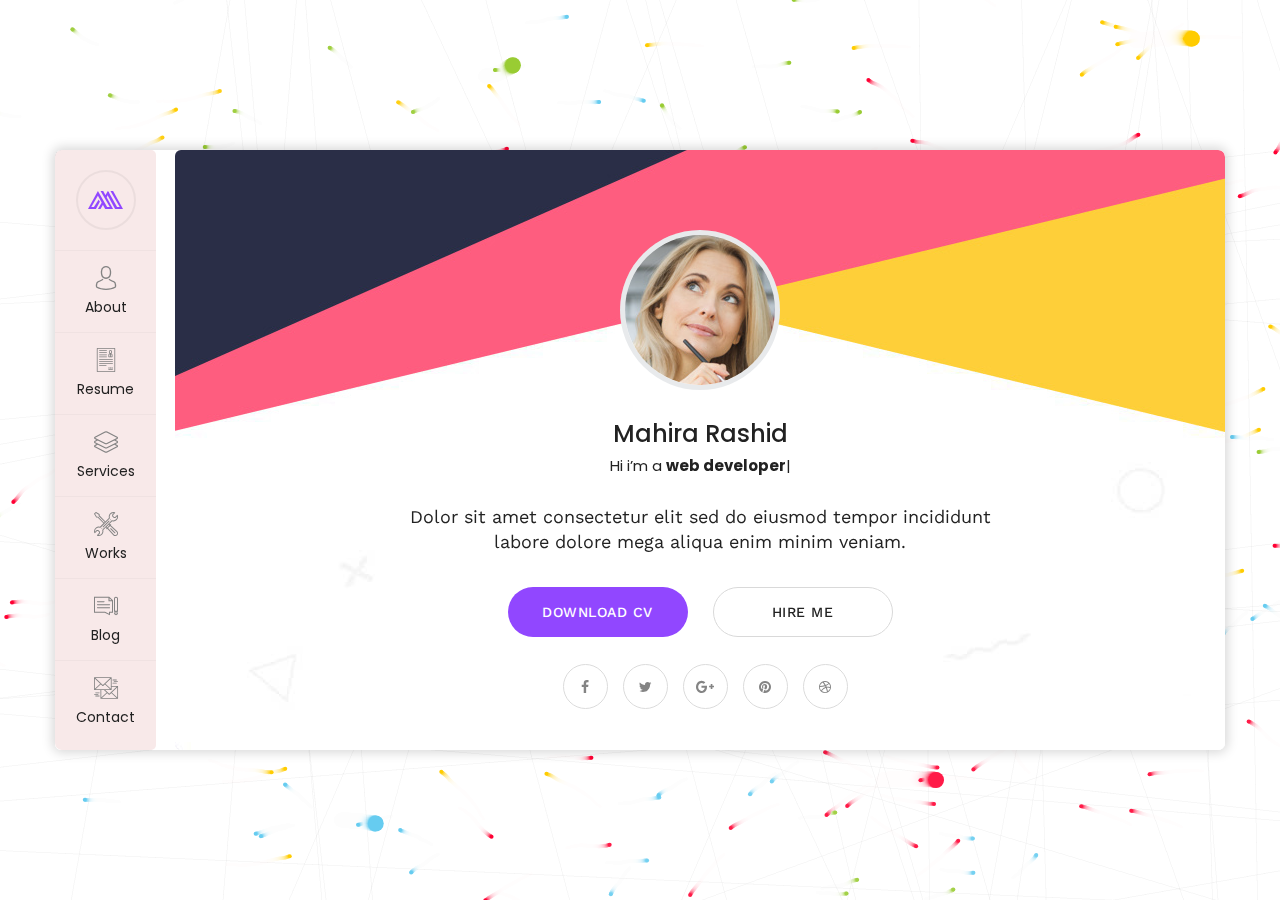
<file: index.html>
﻿<!DOCTYPE html>
<html lang="en">
<head>
<meta charset="utf-8">
<title>Mahira | VCard | CV HTML Template</title>
<!-- Stylesheets -->
<link href="css/bootstrap.css" rel="stylesheet">
<link href="css/style.css" rel="stylesheet">
<link href="css/responsive.css" rel="stylesheet">

<!--Favicon-->
<link rel="shortcut icon" href="images/favicon.png" type="image/x-icon">
<link rel="icon" href="images/favicon.png" type="image/x-icon">
<!-- Responsive -->
<meta http-equiv="X-UA-Compatible" content="IE=edge">
<meta name="viewport" content="width=device-width, initial-scale=1.0, maximum-scale=1.0, user-scalable=0">
<!--[if lt IE 9]><script src="js/html5shiv.js"></script><![endif]-->
<!--[if lt IE 9]><script src="js/respond.js"></script><![endif]-->
</head>

<body>

<div class="page-wrapper default-version">
 	
    <!-- Preloader -->
    <div class="preloader"></div>

    <div class="page-background">
        <div class="image-1"><img src="images/icons/shape/icon-1.png" alt=""></div>
        <div class="image-7"><img src="images/icons/shape/icon-7.png" alt=""></div>
        <canvas id="canvas"></canvas>
    </div>
    
    <!-- Mobile menu -->
    <div class="mobile-menu">
        <div class="container">
            <!--Nav Outer-->
            <div class="nav-outer clearfix">
                <div class="logo"><a href="index.html"><img src="images/logo.png" alt=""></a></div>
                <!-- Main Menu -->
                <nav class="main-menu">
                    <div class="navbar-header">
                        <!-- Toggle Button -->      
                        <button type="button" class="navbar-toggle" data-toggle="collapse" data-target=".navbar-collapse">
                            <span class="icon-bar"></span>
                            <span class="icon-bar"></span>
                            <span class="icon-bar"></span>
                        </button>
                    </div>
                    
                    <div class="navbar-collapse collapse scroll-nav clearfix">
                        <ul class="navigation clearfix">
                            
                            <li class="current"><a href="#home">Home</a></li>
                            <li><a href="#about">About</a></li>
                            <li><a href="#resume">Resume</a></li>
                            <li><a href="#services">Services</a></li>
                            <li><a href="#work">Works</a></li>
                            <li><a href="#blog">Blog</a></li>
                            <li><a href="#contact">Contact</a></li>

                         </ul>
                    </div>
                </nav>
                <!-- Main Menu End-->                        
            </div>
            <!--Nav Outer End-->            
        </div>
    </div>
 	
    <div class="card-outer">
        <div class="scroll-box">
            <div class="container" data-animation-in="fadeInLeft" data-animation-out="fadeOutLeft">
                <div class="card-wrapper">
                    <div class="author-info" style="background-image:url(images/background/3.jpg)">
                        <div class="image"><img src="images/resource/user.png" alt=""></div>
                        <div class="author">
                            <h3>Mahira Rashid</h3>
                            <div class="designation">
                                Hi i’m
                                <div class="typing-title">
                                    <p>a <strong>web developer.</strong></p>
                                    <p>a <strong>web Designer.</strong></p>
                                    <p>a <strong>photographer.</strong></p>
                                </div>
                                <span class="typed-title"></span>
                            </div>
                        </div>
                        <div class="link-btn">
                            <a href="http://www.17sucai.com/" class="theme-btn btn-style-one">Download CV</a>
                        </div>
                        <ul class="social-icon-two">
                            <li><a href="#"><span class="fa fa-facebook"></span></a></li>
                            <li><a href="#"><span class="fa fa-twitter"></span></a></li>
                            <li><a href="#"><span class="fa fa-google-plus"></span></a></li>
                            <li><a href="#"><span class="fa fa-pinterest"></span></a></li>
                        </ul>
                    </div>
                    <div class="card-inner-box">
                        <header class="header wow fadeInLeft" data-wow-duration="1.5s">
                            <ul class="main-menu">
                                <li class="active home"><a class="logo" href="#home"><img src="images/logo.png" alt=""></a></li>
                                <li><a href="#about"><i class="flaticon-social"></i>About</a></li>
                                <li><a href="#resume"><i class="flaticon-curriculum"></i>Resume</a></li>
                                <li><a href="#services"><i class="flaticon-layers-1"></i>Services</a></li>
                                <li><a href="#work"><i class="flaticon-tools"></i>Works</a></li>
                                <li><a href="#blog"><i class="flaticon-blog"></i>Blog</a></li>
                                <li><a href="#contact"><i class="flaticon-send-mail"></i>Contact</a></li>
                            </ul>
                        </header>

                        <!-- card item -->
                        <div class="card-home card-item active" id="home" style="background-image:url(images/background/1.jpg)">

                            <div class="card-inner wow fadeInUp" data-wow-duration="2s">
                                <div class="image"><img src="images/resource/user.png" alt=""></div>
                                <div class="author">
                                    <h3>Mahira Rashid</h3>
                                    <div class="designation">
                                        Hi i’m
                                        <div class="typing-title">
                                            <p>a <strong>web developer.</strong></p>
                                            <p>a <strong>web Designer.</strong></p>
                                            <p>a <strong>photographer.</strong></p>
                                        </div>
                                        <span class="typed-title"></span>
                                    </div>
                                </div>
                                <div class="text">Dolor sit amet consectetur elit sed do eiusmod tempor incididunt labore dolore mega aliqua enim minim veniam.</div>
                                <div class="link-btn">
                                    <a href="#" class="theme-btn btn-style-one">Download CV</a>
                                    <a href="#" class="theme-btn btn-style-two">Hire Me</a>
                                </div>
                                <ul class="social-icon-two">
                                    <li><a href="#"><span class="fa fa-facebook"></span></a></li>
                                    <li><a href="#"><span class="fa fa-twitter"></span></a></li>
                                    <li><a href="#"><span class="fa fa-google-plus"></span></a></li>
                                    <li><a href="#"><span class="fa fa-pinterest"></span></a></li>
                                    <li><a href="#"><span class="fa fa-dribbble"></span></a></li>
                                </ul>
                            </div>
                            
                        </div>
                        <!-- end item -->

                        <!-- card item -->
                        <div class="card-about card-item" id="about" style="background-image:url(images/background/2.jpg)">
                            <div class="card-inner">
                                <h4 class="title">About Me</h4>
                                <div class="text">Dolor sit amet consectetur elit sed do eiusmod tempor incididunt labore dolore mega aliqua enim ad minim veniam quis nostrud exercitation ullamco laboris nisi ut aliquip commodo reprehenderit.</div>
                                <div class="info-list">
                                    <div class="row">
                                        <div class="col-md-6">
                                            <ul class="list-style-one">
                                                <li><strong>Name:</strong>  Mahira Rashid</li>
                                                <li><strong>Phone:</strong>  254 - 2563 - 2154</li>
                                                <li><strong>Address:</strong>  San francisco, USA</li>
                                            </ul>
                                        </div>
                                        <div class="col-md-6">
                                            <ul class="list-style-one">
                                                <li><strong>Email:</strong>  mahirarashid@gmail.com</li>
                                                <li><strong>Freelance:</strong>  Available</li>
                                            </ul>
                                        </div>
                                    </div>
                                </div>                                    
                                <h4 class="title">Skills</h4>
                                <div class="row">
                                    <!-- About Block -->
                                    <div class="skill-block col-md-3 col-sm-4 col-xs-6">
                                        <div class="inner-box">
                                            <div class="graph-outer">
                                                <input type="text" class="dial" data-fgColor="#9147ff" data-bgColor="#f5f5f5" data-width="90" data-height="90" data-linecap="normal"  value="75">
                                                <div class="inner-text count-box"><span class="count-text" data-stop="75" data-speed="2000"></span>%</div>
                                            </div>
                                            <h3>Design</h3>
                                        </div>
                                    </div>

                                    <!-- About Block -->
                                    <div class="skill-block col-md-3 col-sm-4 col-xs-6">
                                        <div class="inner-box">
                                            <div class="graph-outer">
                                                <input type="text" class="dial" data-fgColor="#ff5e7e" data-bgColor="#f5f5f5" data-width="90" data-height="90" data-linecap="normal"  value="75">
                                                <div class="inner-text count-box"><span class="count-text" data-stop="75" data-speed="2000"></span>%</div>
                                            </div>
                                            <h3>HTML</h3>
                                        </div>
                                    </div>

                                    <!-- About Block -->
                                    <div class="skill-block col-md-3 col-sm-4 col-xs-6">
                                        <div class="inner-box">
                                            <div class="graph-outer">
                                                <input type="text" class="dial" data-fgColor="#ffc713" data-bgColor="#f5f5f5" data-width="90" data-height="90" data-linecap="normal"  value="75">
                                                <div class="inner-text count-box"><span class="count-text" data-stop="75" data-speed="2000"></span>%</div>
                                            </div>
                                            <h3>WordPress </h3>
                                        </div>
                                    </div>

                                    <!-- About Block -->
                                    <div class="skill-block col-md-3 col-sm-4 col-xs-6">
                                        <div class="inner-box">
                                            <div class="graph-outer">
                                                <input type="text" class="dial" data-fgColor="#51dbc3" data-bgColor="#f5f5f5" data-width="90" data-height="90" data-linecap="normal"  value="75">
                                                <div class="inner-text count-box"><span class="count-text" data-stop="75" data-speed="2000"></span>%</div>
                                            </div>
                                            <h3>PHP </h3>
                                        </div>
                                    </div>
                                </div>
                                        
                            </div>
                        </div>
                        <!-- end item -->

                        <!-- card item -->
                        <div class="card-resume card-item" id="resume" style="background-image:url(images/background/2.jpg)">
                            <div class="card-inner">
                                <h4 class="title">Resume</h4>
                                <div class="row clearfix">
                                    <!--Column-->
                                    <div class="timeline-column col-md-6 col-sm-12 col-xs-12">
                                        <div class="inner">
                                            <div class="col-header"><div class="icon-box"><div class="icon-inner"><div class="icon"><span class="flaticon-book"></span></div></div></div> <h2>Employment</h2></div>
                                            
                                            <!--Timeline Block-->
                                            <div class="timeline-block">
                                                <div class="inner-box">
                                                    <h4>Web Design</h4>
                                                    <div class="date"><span>1998-2000</span> / University of stuties</div>
                                                    <div class="text">Exceptur sint occaecat cupidatat non proident sunt culpa. </div>
                                                </div>
                                            </div>

                                            <!--Timeline Block-->
                                            <div class="timeline-block">
                                                <div class="inner-box">
                                                    <h4>Web Development</h4>
                                                    <div class="date"><span>1998-2000</span> / University of stuties</div>
                                                    <div class="text">Exceptur sint occaecat cupidatat non proident sunt culpa. </div>
                                                </div>
                                            </div>

                                            <!--Timeline Block-->
                                            <div class="timeline-block">
                                                <div class="inner-box">
                                                    <h4>Specialization Course</h4>
                                                    <div class="date"><span>1998-2000</span> / University of stuties</div>
                                                    <div class="text">Exceptur sint occaecat cupidatat non proident sunt culpa. </div>
                                                </div>
                                            </div>
                                            
                                        </div>
                                    </div>
                                    
                                    <!--Column-->
                                    <div class="timeline-column col-md-6 col-sm-12 col-xs-12">
                                        <div class="inner">
                                            <div class="col-header"><div class="icon-box"><div class="icon-inner"><div class="icon"><span class="flaticon-case"></span></div></div></div> <h2>Experience</h2></div>
                                            
                                            <!--Timeline Block-->
                                            <div class="timeline-block">
                                                <div class="inner-box">
                                                    <h4>Lead UI/UX Designer</h4>
                                                    <div class="date"><span>2015-Present</span>  / Google inc.</div>
                                                    <div class="text">Exceptur sint occaecat cupidatat non proident sunt culpa. </div>
                                                </div>
                                            </div>

                                            <div class="timeline-block">
                                                <div class="inner-box">
                                                    <h4>Senior UI/UX Designer</h4>
                                                    <div class="date"><span>2012-2014 </span> / Facebook inc.</div>
                                                    <div class="text">Exceptur sint occaecat cupidatat non proident sunt culpa. </div>
                                                </div>
                                            </div>

                                            <div class="timeline-block">
                                                <div class="inner-box">
                                                    <h4>Junior UI/UX Designer</h4>
                                                    <div class="date"><span>2006-2011 </span>  / airbnb inc.</div>
                                                    <div class="text">Exceptur sint occaecat cupidatat non proident sunt culpa. </div>
                                                </div>
                                            </div>

                                        </div>
                                    </div>
                                    
                                </div>
                            </div>
                        </div>
                        <!-- end item -->
                        <!-- card item -->
                        <div class="card-services card-item" id="services" style="background-image:url(images/background/2.jpg)">
                            <div class="card-inner">
                                <h4 class="title">Services</h4>
                                <div class="row">
                                    <div class="services-block col-md-6">
                                        <div class="inner-box">
                                            <div class="icon-box"><span class="icon flaticon-pen-tool"></span></div>
                                            <h4><a href="blog-single.html">UI/UX Design</a></h4>
                                            <div class="text">Lorem ipsum dolor amet constur adipisicing elit </div>
                                        </div> 
                                    </div>
                                    <div class="services-block col-md-6">
                                        <div class="inner-box">
                                            <div class="icon-box"><span class="icon flaticon-folder"></span></div>
                                            <h4><a href="blog-single.html">Web Design</a></h4>
                                            <div class="text">Lorem ipsum dolor amet constur adipisicing elit </div>
                                        </div> 
                                    </div>
                                    <div class="services-block col-md-6">
                                        <div class="inner-box">
                                            <div class="icon-box"><span class="icon flaticon-computer"></span></div>
                                            <h4><a href="blog-single.html">Branding</a></h4>
                                            <div class="text">Lorem ipsum dolor amet constur adipisicing elit </div>
                                        </div> 
                                    </div>
                                    <div class="services-block col-md-6">
                                        <div class="inner-box">
                                            <div class="icon-box"><span class="icon flaticon-layers-1"></span></div>
                                            <h4><a href="blog-single.html">Logo Design</a></h4>
                                            <div class="text">Lorem ipsum dolor amet constur adipisicing elit </div>
                                        </div> 
                                    </div>
                                    <div class="services-block col-md-6">
                                        <div class="inner-box">
                                            <div class="icon-box"><span class="icon flaticon-web-design"></span></div>
                                            <h4><a href="blog-single.html">Apps Design</a></h4>
                                            <div class="text">Lorem ipsum dolor amet constur adipisicing elit </div>
                                        </div> 
                                    </div>
                                    <div class="services-block col-md-6">
                                        <div class="inner-box">
                                            <div class="icon-box"><span class="icon flaticon-photo-camera"></span></div>
                                            <h4><a href="blog-single.html">Photography</a></h4>
                                            <div class="text">Lorem ipsum dolor amet constur adipisicing elit </div>
                                        </div> 
                                    </div>
                                </div>
                            </div>
                        </div>
                        <!-- end item -->
                        <!-- card item -->
                        <div class="card-projects card-item" id="work" style="background-image:url(images/background/2.jpg)">
                            <div class="card-inner">
                                <h4 class="title">Works</h4>
                                <div class="row">
                                    <div class="projects-block col-md-6">
                                        <div class="inner-box">
                                            <figure class="image">
                                                <img src="images/gallery/1.jpg" alt="image">
                                                <div class="overlay">
                                                    <a class="lightbox-image option-btn" title="Image Caption Here" data-fancybox-group="example-gallery" href="images/gallery/1.jpg">
                                                        <i class="fa fa-search"></i>
                                                    </a>                                
                                                </div>
                                            </figure>
                                            <div class="caption-title">
                                                <h3><a href="#">Portfolio Item Title</a></h3>
                                                <span>Branding, Print</span>
                                            </div>
                                        </div>
                                    </div>
                                    <div class="projects-block col-md-6">
                                        <div class="inner-box">
                                            <figure class="image">
                                                <img src="images/gallery/2.jpg" alt="image">
                                                <div class="overlay">
                                                    <a class="lightbox-image option-btn" title="Image Caption Here" data-fancybox-group="example-gallery" href="images/gallery/2.jpg">
                                                        <i class="fa fa-search"></i>
                                                    </a>                                
                                                </div>
                                            </figure>
                                            <div class="caption-title">
                                                <h3><a href="#">Portfolio Item Title</a></h3>
                                                <span>Branding, Print</span>
                                            </div>
                                        </div>
                                    </div>
                                    <div class="projects-block col-md-6">
                                        <div class="inner-box">
                                            <figure class="image">
                                                <img src="images/gallery/3.jpg" alt="image">
                                                <div class="overlay">
                                                    <a class="lightbox-image option-btn" title="Image Caption Here" data-fancybox-group="example-gallery" href="images/gallery/3.jpg">
                                                        <i class="fa fa-search"></i>
                                                    </a>                                
                                                </div>
                                            </figure>
                                            <div class="caption-title">
                                                <h3><a href="#">Portfolio Item Title</a></h3>
                                                <span>Branding, Print</span>
                                            </div>
                                        </div>
                                    </div>
                                    <div class="projects-block col-md-6">
                                        <div class="inner-box">
                                            <figure class="image">
                                                <img src="images/gallery/4.jpg" alt="image">
                                                <div class="overlay">
                                                    <a class="lightbox-image option-btn" title="Image Caption Here" data-fancybox-group="example-gallery" href="images/gallery/4.jpg">
                                                        <i class="fa fa-search"></i>
                                                    </a>                                
                                                </div>
                                            </figure>
                                            <div class="caption-title">
                                                <h3><a href="#">Portfolio Item Title</a></h3>
                                                <span>Branding, Print</span>
                                            </div>
                                        </div>
                                    </div>
                                    <div class="projects-block col-sm-6">
                                        <div class="inner-box">
                                            <figure class="image">
                                                <img src="images/gallery/5.jpg" alt="image">
                                                <div class="overlay">
                                                    <a class="lightbox-image option-btn" title="Image Caption Here" data-fancybox-group="example-gallery" href="images/gallery/5.jpg">
                                                        <i class="fa fa-search"></i>
                                                    </a>                                
                                                </div>
                                            </figure>
                                            <div class="caption-title">
                                                <h3><a href="#">Portfolio Item Title</a></h3>
                                                <span>Branding, Print</span>
                                            </div>
                                        </div>
                                    </div>
                                    <div class="projects-block col-sm-6">
                                        <div class="inner-box">
                                            <figure class="image">
                                                <img src="images/gallery/6.jpg" alt="image">
                                                <div class="overlay">
                                                    <a class="lightbox-image option-btn" title="Image Caption Here" data-fancybox-group="example-gallery" href="images/gallery/6.jpg">
                                                        <i class="fa fa-search"></i>
                                                    </a>                                
                                                </div>
                                            </figure>
                                            <div class="caption-title">
                                                <h3><a href="#">Portfolio Item Title</a></h3>
                                                <span>Branding, Print</span>
                                            </div>
                                        </div>
                                    </div>
                                </div>
                            </div>
                        </div>
                        <!-- end item -->
                        <!-- card item -->
                        <div class="card-blog card-item" id="blog" style="background-image:url(images/background/2.jpg)">
                            <div class="card-inner">
                                <h4 class="title">Blog</h4>
                                <div class="news-block">
                                    <div class="inner-box">
                                        <div class="image">
                                            <img src="images/resource/blog-1.jpg" alt="">
                                            <div class="overlay">
                                                <a class="link-btn" href="blog-single.html">
                                                    <i class="fa fa-link"></i>
                                                </a>                                
                                            </div>
                                        </div>
                                        <div class="date"><strong>02</strong> <br>Sep</div>
                                        <div class="lower-content">
                                            <h4><a href="blog-single.html">Let’s Talk About Design</a></h4>
                                            <div class="post-meta">by admin  /  <span>Design</span></div>
                                        </div>
                                    </div>
                                </div>
                                <div class="news-block">
                                    <div class="inner-box">
                                        <div class="image">
                                            <img src="images/resource/blog-2.jpg" alt="">
                                            <div class="overlay">
                                                <a class="link-btn" href="blog-single.html">
                                                    <i class="fa fa-link"></i>
                                                </a>                                
                                            </div>
                                        </div>
                                        <div class="date"><strong>04</strong> <br>Sep</div>
                                        <div class="lower-content">
                                            <h4><a href="blog-single.html">Let’s Talk About Design</a></h4>
                                            <div class="post-meta">by admin  /  <span>Design</span></div>
                                        </div>
                                    </div>
                                </div>
                                <div class="news-block">
                                    <div class="inner-box">
                                        <div class="image">
                                            <img src="images/resource/blog-3.jpg" alt="">
                                            <div class="overlay">
                                                <a class="link-btn" href="blog-single.html">
                                                    <i class="fa fa-link"></i>
                                                </a>                                
                                            </div>
                                        </div>
                                        <div class="date"><strong>06</strong> <br>Sep</div>
                                        <div class="lower-content">
                                            <h4><a href="blog-single.html">Let’s Talk About Design</a></h4>
                                            <div class="post-meta">by admin  /  <span>Design</span></div>
                                        </div>
                                    </div>
                                </div>
                            </div>
                        </div>
                        <!-- end item -->
                        <!-- card item -->
                        <div class="card-contact card-item" id="contact" style="background-image:url(images/background/2.jpg)">
                            <div class="card-inner">
                                <h3 class="title">Contact</h3>
                                <h4>Keep In Touch</h4>
                                <div class="row clearfix">
                                    <div class="col-md-6">
                                        <ul class="list-style-two">
                                            <li><span class="icon flaticon-signs"></span>PO Box 16122 Collins Street <br> West Victoria 8007 Canada </li>
                                            <li><span class="icon flaticon-smartphone"></span>(+48) 564-334-21-22-34 <br>(+48) 564-334-21-25</li>
                                            <li><span class="icon flaticon-note-1"></span>info@cretox.com <br>info@example.com</li>
                                        </ul>
                                    </div>
                                    <div class="col-md-6">
                                        <div class="map-section">
                                            <div class="home-google-map">
                                                <div 
                                                    class="google-map" 
                                                    id="contact-google-map" 
                                                    data-map-lat="40.700843" 
                                                    data-map-lng="-74.004012" 
                                                    data-icon-path="images/icons/map-marker.png"
                                                    data-map-title="Chester"
                                                    data-map-zoom="11" >
                                                </div>
                                            </div>
                                        </div>
                                    </div>
                                </div>
                                <h4>How Can I Help?</h4>
                                <!-- Contact Form -->
                                <div class="contact-form">
                                    <!--Comment Form-->
                                    <form method="post" action="sendemail.php" id="contact-form">
                                        <div class="row clearfix">
                                            
                                            <div class="col-md-6 form-group">
                                                <input type="text" name="username" placeholder="Name" required>
                                            </div>
                                            
                                            <div class="col-md-6 form-group">
                                                <input type="email" name="email" placeholder="Email" required>
                                            </div>
                                            
                                            <div class="col-md-6 form-group">
                                                <input type="text" name="subject" placeholder="Subject" required>
                                            </div>

                                            <div class="col-md-6 form-group">
                                                <input type="text" name="phone" placeholder="Phone" required>
                                            </div>

                                            <div class="col-lg-12 col-md-12 form-group">
                                                <textarea name="message" placeholder="Message"></textarea>
                                            </div>
                                            
                                            <div class="col-lg-12 col-md-12 form-group">
                                                <button class="theme-btn btn-style-two" type="submit" name="submit-form">Submit Now </button>
                                            </div>
                                            
                                        </div>
                                    </form>
                                        
                                </div>
                                <!--End Contact Form -->
                                        
                            </div>
                        </div>
                        <!-- end item -->

                    </div>
                </div>
                    
            </div>
        </div>
            
    </div>

</div>
<!--End pagewrapper-->


<script src="js/jquery.js"></script> 

<script src="js/bootstrap.min.js"></script>
<script src="js/jquery.mCustomScrollbar.concat.min.js"></script>
<script src="js/owl.js"></script>
<script src="js/wow.js"></script>
<script src="js/appear.js"></script>
<script src="js/jquery.fancybox.js"></script>
<script src="js/element-in-view.js"></script>
<script src="js/knob.js"></script>
<script src="js/validate.js"></script>
<script src="js/mousemoveparallax.js"></script>
<script src="js/pagenav.js"></script>
<script src="js/jquery-type.js"></script>
<script src="js/jquery.nicescroll.min.js"></script>
<script src="js/particle-alone.js"></script>
<script src="js/script.js"></script>

<!--Google Map APi Key-->
<script src="http://ditu.google.cn/maps/api/js?key=AIzaSyATY4Rxc8jNvDpsK8ZetC7JyN4PFVYGCGM"></script>
<script src="js/gmaps.js"></script>
<script src="js/map-script.js"></script>
<!--End Google Map APi-->

</body>
</html>
</file>
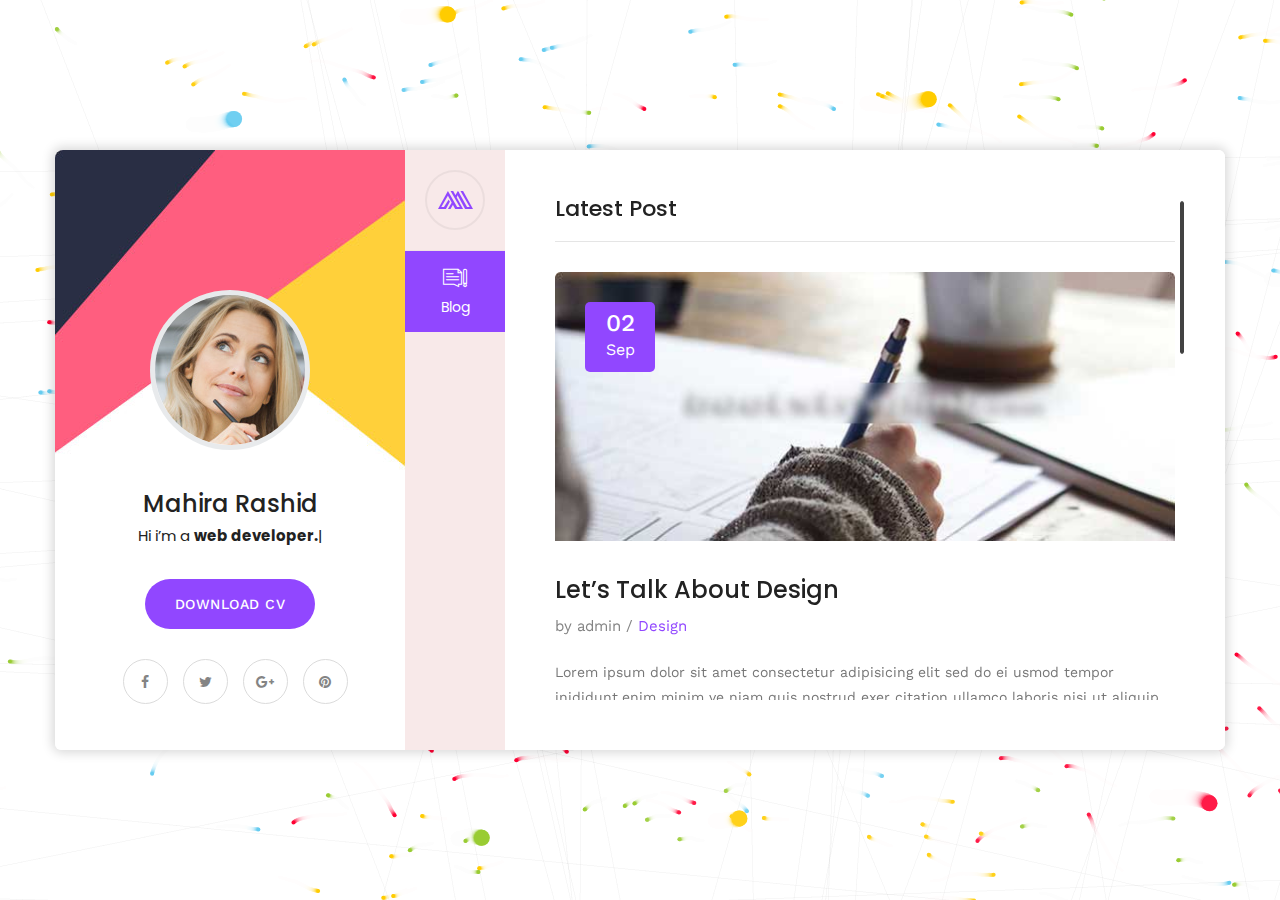
<file: blog-single.html>
﻿<!DOCTYPE html>
<html lang="en">
<head>
<meta charset="utf-8">
<title>Mahira | VCard | CV HTML Template</title>
<!-- Stylesheets -->
<link href="css/bootstrap.css" rel="stylesheet">
<link href="css/style.css" rel="stylesheet">
<link href="css/responsive.css" rel="stylesheet">

<!--Favicon-->
<link rel="shortcut icon" href="images/favicon.png" type="image/x-icon">
<link rel="icon" href="images/favicon.png" type="image/x-icon">
<!-- Responsive -->
<meta http-equiv="X-UA-Compatible" content="IE=edge">
<meta name="viewport" content="width=device-width, initial-scale=1.0, maximum-scale=1.0, user-scalable=0">
<!--[if lt IE 9]><script src="js/html5shiv.js"></script><![endif]-->
<!--[if lt IE 9]><script src="js/respond.js"></script><![endif]-->
</head>

<body>

<div class="page-wrapper default-version">
 	
    <!-- Preloader -->
    <div class="preloader"></div>

    <div class="page-background">
        <div class="image-1"><img src="images/icons/shape/icon-1.png" class="now-in-view" alt=""></div>
        <div class="image-7"><img src="images/icons/shape/icon-7.png" class="now-in-view" alt=""></div>
        <canvas id="canvas"></canvas>
    </div>

    <!-- Mobile menu -->
    <div class="mobile-menu">
        <div class="container">
            <!--Nav Outer-->
            <div class="nav-outer clearfix">
                <div class="logo"><a href="index.html"><img src="images/logo.png" alt=""></a></div>
                <!-- Main Menu -->
                <nav class="main-menu">
                    <div class="navbar-header">
                        <!-- Toggle Button -->      
                        <button type="button" class="navbar-toggle" data-toggle="collapse" data-target=".navbar-collapse">
                            <span class="icon-bar"></span>
                            <span class="icon-bar"></span>
                            <span class="icon-bar"></span>
                        </button>
                    </div>
                    
                    <div class="navbar-collapse collapse scroll-nav clearfix">
                        <ul class="navigation clearfix">
                            
                            <li class="current"><a href="#home">Home</a></li>
                            <li><a href="#about">About</a></li>
                            <li><a href="#resume">Resume</a></li>
                            <li><a href="#services">Services</a></li>
                            <li><a href="#work">Works</a></li>
                            <li><a href="#blog">Blog</a></li>
                            <li><a href="#contact">Contact</a></li>

                         </ul>
                    </div>
                </nav>
                <!-- Main Menu End-->                        
            </div>
            <!--Nav Outer End-->            
        </div>
    </div>
 	
    <div class="card-outer">
        <div class="scroll-box">
            <div class="container" data-animation-in="fadeInLeft" data-animation-out="fadeOutLeft">
                <div class="card-wrapper">
                    <div class="author-info" style="background-image:url(images/background/3.jpg)">
                        <div class="image"><img src="images/resource/user.png" alt=""></div>
                        <div class="author">
                            <h3>Mahira Rashid</h3>
                            <div class="designation">
                                Hi i’m
                                <div class="typing-title">
                                    <p>a <strong>web developer.</strong></p>
                                    <p>a <strong>web Designer.</strong></p>
                                    <p>a <strong>photographer.</strong></p>
                                </div>
                                <span class="typed-title"></span>
                            </div>
                        </div>
                        <div class="link-btn">
                            <a href="#" class="theme-btn btn-style-one">Download CV</a>
                        </div>
                        <ul class="social-icon-two">
                            <li><a href="#"><span class="fa fa-facebook"></span></a></li>
                            <li><a href="#"><span class="fa fa-twitter"></span></a></li>
                            <li><a href="#"><span class="fa fa-google-plus"></span></a></li>
                            <li><a href="#"><span class="fa fa-pinterest"></span></a></li>
                        </ul>
                    </div>
                    <div class="card-inner-box offsetleft">
                        <header class="header">
                            <ul class="main-menu">
                                <li class="home"><a class="logo" href="index.html"><img src="images/logo.png" alt=""></a></li>
                                <li class="active"><a href="#blog"><i class="flaticon-blog"></i>Blog</a></li>
                            </ul>
                        </header>

                        <!-- card item -->
                        <div class="card-blog single-post card-item active" id="blog" style="background-image:url(images/background/2.jpg)">
                            <div class="card-inner">
                                <h4 class="title">Latest Post</h4>
                                <div class="news-block">
                                    <div class="inner-box">
                                        <div class="image">
                                            <img src="images/resource/blog-1.jpg" alt="">
                                        </div>
                                        <div class="date"><strong>02</strong> <br>Sep</div>
                                        <div class="lower-content">
                                            <h4>Let’s Talk About Design</h4>
                                            <div class="post-meta">by admin  /  <span>Design</span></div>
                                            <div class="text">
                                                <p>Lorem ipsum dolor sit amet consectetur adipisicing elit sed do ei usmod tempor inididunt.enim minim ve niam quis nostrud exer citation ullamco laboris nisi ut aliquip ex commodo conse inquat duis aute irure dolor.cepteur sint occaecat cupidatat non proident sunt culpa qui officia deserunt.</p>
                                                <p>Enim ipsam voluptatem quia voluptas sit aspernatur aut odit aut fugit sed quia consequuntur. magni dolores eos ratione voluptatem sequinesc. neque porro quisquam est qui dolorem ipsum quia dolor sit amet consectetur.</p>
                                            </div>
                                        </div>
                                    </div>
                                </div>
                                <!-- share box -->
                                <ul class="share-box">
                                    <li><strong>Tags:</strong></li>
                                    <li><a href="#">Idea,</a></li>
                                    <li><a href="#">Service,</a></li>
                                    <li><a href="#">Growth</a></li>
                                </ul>
                                <!-- Comments Area -->
                                <div class="comments-area">
                                    <div class="group-title"><h2>02 Comments</h2></div>
                                    
                                    <!--Comment Box-->
                                    <div class="comment-box">
                                        <div class="comment">
                                            <div class="author-thumb"><img src="images/resource/author-2.jpg" alt=""></div>
                                            <div class="comment-inner">
                                                <div class="comment-info clearfix"><strong>Neil Roberts</strong><div class="comment-time">26 Nov,2018 At 8:30am</div></div>
                                                <div class="text">Bring to the table win-win survival strategies to ensure proactive domination. At the end of the day, going forward</div>
                                                <a class="comment-reply" href="#"><span class="icon fa fa-mail-reply"></span> Reply</a>
                                            </div>
                                        </div>
                                    </div>
                                    
                                    <!--Comment Box-->
                                    <div class="comment-box">
                                        <div class="comment">
                                            <div class="author-thumb"><img src="images/resource/author-3.jpg" alt=""></div>
                                            <div class="comment-inner">
                                                <div class="comment-info clearfix"><strong>Edward Chapman</strong><div class="comment-time">26 Nov,2018 At 8:30am</div></div>
                                                <div class="text">Bring to the table win-win survival strategies to ensure proactive domination. At the end of the day, going forward</div>
                                                <a class="comment-reply" href="#"><span class="icon fa fa-mail-reply"></span> Reply</a>
                                            </div>
                                        </div>
                                    </div>
                                    
                                </div>
                                <!-- Contact Form -->
                                <div class="contact-form">
                                    <!--Comment Form-->
                                    <form method="post" action="sendemail.php" id="contact-form">
                                        <div class="row clearfix">
                                            
                                            <div class="col-md-6 form-group">
                                                <input type="text" name="username" placeholder="Name" required>
                                            </div>
                                            
                                            <div class="col-md-6 form-group">
                                                <input type="email" name="email" placeholder="Email" required>
                                            </div>

                                            <div class="col-lg-12 col-md-12 form-group">
                                                <textarea name="message" placeholder="Message"></textarea>
                                            </div>
                                            
                                            <div class="col-lg-12 col-md-12 form-group">
                                                <button class="theme-btn btn-style-two" type="submit" name="submit-form">Submit Now </button>
                                            </div>
                                            
                                        </div>
                                    </form>
                                        
                                </div>
                                <!--End Contact Form -->
                            </div>
                        </div>
                        <!-- end item -->

                    </div>
                </div>
                    
            </div>
        </div>
            
    </div>

</div>
<!--End pagewrapper-->


<script src="js/jquery.js"></script> 

<script src="js/bootstrap.min.js"></script>
<script src="js/jquery.mCustomScrollbar.concat.min.js"></script>
<script src="js/owl.js"></script>
<script src="js/wow.js"></script>
<script src="js/appear.js"></script>
<script src="js/jquery.fancybox.js"></script>
<script src="js/element-in-view.js"></script>
<script src="js/knob.js"></script>
<script src="js/validate.js"></script>
<script src="js/mousemoveparallax.js"></script>
<script src="js/pagenav.js"></script>
<script src="js/jquery-type.js"></script>
<script src="js/particle-alone.js"></script>
<script src="js/jquery.nicescroll.min.js"></script>
<script src="js/script.js"></script>

<!--Google Map APi Key-->
<script src="http://ditu.google.cn/maps/api/js?key=AIzaSyATY4Rxc8jNvDpsK8ZetC7JyN4PFVYGCGM"></script>
<script src="js/gmaps.js"></script>
<script src="js/map-script.js"></script>
<!--End Google Map APi-->

</body>
</html>
</file>
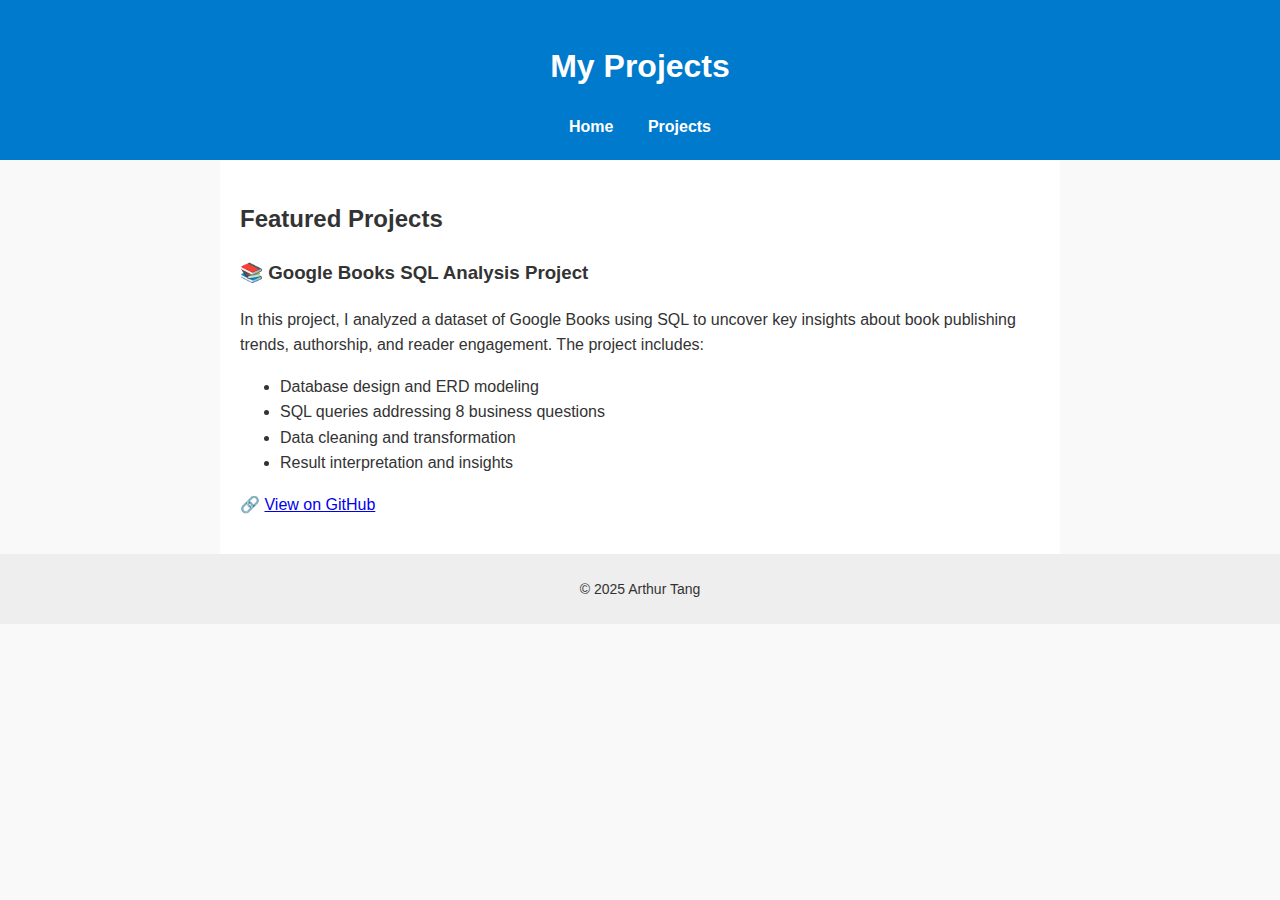
<file: projects.html>
<!DOCTYPE html>
<html lang="en">
<head>
  <meta charset="UTF-8" />
  <title>Projects - Arthur Tang</title>
  <link rel="stylesheet" href="style.css" />
</head>
<body>
  <header>
    <h1>My Projects</h1>
    <nav>
      <a href="index.html">Home</a>
      <a href="projects.html">Projects</a>
    </nav>
  </header>
  <main>
    <h2>Featured Projects</h2>

    <section>
      <h3>📚 Google Books SQL Analysis Project</h3>
      <p>
        In this project, I analyzed a dataset of Google Books using SQL to uncover key insights about book publishing trends, authorship, and reader engagement.
        The project includes:
      </p>
      <ul>
        <li>Database design and ERD modeling</li>
        <li>SQL queries addressing 8 business questions</li>
        <li>Data cleaning and transformation</li>
        <li>Result interpretation and insights</li>
      </ul>
      <p>
        🔗 <a href="https://github.com/JingyuTang/google-books-sql-project" target="_blank">View on GitHub</a>
      </p>
    </section>

  </main>
  <footer>
    <p>&copy; 2025 Arthur Tang</p>
  </footer>
</body>
</html>
</file>
<file: css/responsive.css>
@media only screen and (max-width: 1900px){

	.page-wrapper{
		overflow:hidden;
	}
}


@media only screen and (min-width: 1200px){
	.container {
		padding: 0px;
	}
}

@media only screen and (max-width: 1200px){

}

@media only screen and (max-width: 1199px) and (min-width: 768px){
	.author-info {
		left: 15px;
	}
}

@media only screen and (max-width: 1199px){
	.main-menu .navbar-collapse {
	   max-height:300px;
	   float:none;
	   width:100%;
	   padding:10px 0px 0px;
	   border:none;
	   margin:0px 0px 15px;
	   -ms-border-radius:3px;
	   -moz-border-radius:3px;
	   -webkit-border-radius:3px;
	   -o-border-radius:3px;
	   border-radius:3px;
	   box-shadow:none;
	}

	.main-menu .collapse.in,
	.main-menu .collapsing{
		padding:10px 0px 0px;
		border:none;
		margin:0px 0px 15px;
		-ms-border-radius:3px;
		-moz-border-radius:3px;
		-webkit-border-radius:3px;
		-o-border-radius:3px;
		border-radius:3px;
		box-shadow:none;	
		background: #333;
	}

	.main-menu .navbar-header{
		position:relative;
		float:none;
		display:block;
		width:100%;
		right:0px;
		padding: 10px 0;
		text-align: right;
	}
	
	.main-menu .navbar-header .navbar-toggle{
		display:inline-block;
		z-index:20;
		border:1px solid #9147ff;
		float:none;
		margin:0px 0px 0px 0px;
		border-radius:0px;
		background:#9147ff;
	}
	
	.main-menu .navbar-header .navbar-toggle .icon-bar{
		background:#ffffff;	
	}
	
	.main-menu .navbar-collapse > .navigation{
		margin:0px !important;
		width:100% !important;
		border-top:none;
		padding: 15px 0;
		background: #333;
	}
	
	.main-menu .navbar-collapse > .navigation > li{
		margin:0px !important;
		float:none !important;
		padding:0px !important;
		width:100%;
	}
	
	.main-menu .navigation > li > a,
	.main-menu .navigation > li > ul:before{
		border:none;	
	}
	
	.main-menu .navbar-collapse > .navigation > li > a{
		padding:10px 10px !important;
		border:none !important;
		font-size: 16px !important;
		font-weight: 500;
	}
	
	.main-menu .navigation li.dropdown > a:after,
	.main-menu .navigation > li.dropdown > a:before,
	.main-menu .navigation > li > ul > li > a::before,
	.main-menu .navigation > li > ul > li > ul > li > a::before{
		color:#ffffff !important;
		right:15px;
		font-size:16px;
		display:none !important;
	}
	
	.main-menu .navbar-collapse > .navigation > li > ul,
	.main-menu .navbar-collapse > .navigation > li > ul > li > ul{
		position:relative;
		border:none;
		float:none;
		visibility:visible;
		opacity:1;
		display:none;
		margin:0px;
		left:auto !important;
		right:auto !important;
		top:auto !important;
		padding:0px;
		outline:none;
		width:100%;
		background:#333333;
		-webkit-border-radius:0px;
		-ms-border-radius:0px;
		-o-border-radius:0px;
		-moz-border-radius:0px;
		border-radius:0px;
		transition:none !important;
		-webkit-transition:none !important;
		-ms-transition:none !important;
		-o-transition:none !important;
		-moz-transition:none !important;
	}
		
	.main-menu .navbar-collapse > .navigation > li > ul,
	.main-menu .navbar-collapse > .navigation > li > ul > li > ul{
		border-top:1px solid rgba(255,255,255,1) !important;	
	}
	
	.main-menu .navbar-collapse > .navigation > li,
	.main-menu .navbar-collapse > .navigation > li > ul > li,
	.main-menu .navbar-collapse > .navigation > li > ul > li > ul > li{
		border-bottom:none;
		opacity:1 !important;
		top:0px !important;
		left:0px !important;
		visibility:visible !important;
	}
	
	.main-menu .navbar-collapse > .navigation > li > ul > li:first-child,
	.main-menu .navbar-collapse > .navigation > li > ul > li > ul > li:first-child{
		border-top:none !important;	
	}
	
	.main-menu .navbar-collapse > .navigation > li:first-child{
		border:none;	
	}
	
	.main-menu .navbar-collapse > .navigation > li > a,
	.main-menu .navbar-collapse > .navigation > li > ul > li > a,
	.main-menu .navbar-collapse > .navigation > li > ul > li > ul > li > a{
		padding: 10px 25px !important;
		line-height:22px;
		color:#ffffff;
		background:#333333;
		text-align:left;
		display: block;
	}
	
	.main-menu .navbar-collapse > .navigation > li > a:hover,
	.main-menu .navbar-collapse > .navigation > li > a:active,
	.main-menu .navbar-collapse > .navigation > li > a:focus{
		background:#9147ff;
	}
	
	.main-menu .navbar-collapse > .navigation > li:hover > a,
	.main-menu .navbar-collapse > .navigation > li > ul > li:hover > a,
	.main-menu .navbar-collapse > .navigation > li > ul > li > ul > li:hover > a,
	.main-menu .navbar-collapse > .navigation > li.current > a,
	.main-menu .navbar-collapse > .navigation > li.current-menu-item > a{
		background:#333333;
		color:#9147ff !important;
	}
	
	.main-menu .navbar-collapse > .navigation li.dropdown .dropdown-btn,
	.header-style-two .nav-outer .btn-outer{
		display:block;
	}
	
	.main-menu .navbar-collapse > .navigation li.dropdown:after,
	.main-menu .navigation > li > ul:before,
	.main-slider .bordered-layer,
	.featured-block-two .inner-box .number,
	.testimonial-section .owl-nav,
	.main-slider .text br{
		display:none !important;	
	}
	
	.fixed-header .info-options,
	.testimonial-section .owl-carousel{
		padding:0px !important;
	}
	.navbar-collapse.collapse {
		display: none !important;
	}
	.navbar-collapse.collapse.in {
		display: block !important;
	}
	.navbar-collapse.collapse {
	    height: auto!important;
	    padding-bottom: 0;
	    overflow-y: scroll !important;
	    overflow-x: visible!important;
	}
	
	/**/
	.card-outer .card-wrapper {
	    background: transparent;
	}
	.default-version .card-outer .card-wrapper {
		box-shadow: none;
	}
	.parallax-container {
		display: none;
	}
	.card-outer {
		position: relative;
		display: block;
		padding-top: 15px;
	}
	.card-outer .card-inner-box.offsetleft {
		margin-left: 0px;
	}
	.author-info {
		position: relative;
		display: none;
	}
	.card-inner-box .card-item {
	    left:  0!important;
	    position: relative;
	    background-color: #fff;
	    padding-left: 0;
	    padding-right: 0;
	    max-width: 100%;
	}

	.header {
		display: none;
	    bottom:  inherit;
	    background: white;
	    top: 8px;
	}

	.header ul li a.logo {margin: 0;height:  inherit;width:  inherit;border-radius:  inherit;line-height: 61px;padding: 9.5px 0px;border:  0px;}

	.header ul li {
	    border-bottom: 0px;
	    display:  inline-block;
	    vertical-align:  middle;
	    margin-bottom: 5px;
	}

	.header ul li:before {
	    display: none;
	}

	.header ul li.active a.logo {
	    background-color: #f8e9e9;
	}
	.card-outer .card-inner-box {
		margin-top: 65px;
		background: transparent;
		
	}
	.card-outer .card-inner-box.offsetleft {
		transform: translate(0px);
	}
	.card-inner-box .card-item {
	    opacity: 1 !important;
	    visibility: visible !important;
	    z-index: 10;
	    animation-name: none;
	    border-top-left-radius: 6px !important;
	    border-bottom-left-radius: 6px !important;
	}
	.page-background #canvas {
		display: none;
	}
	.contact-form {
	    position: relative;
	}
	.mobile-menu {
		display: block;
	}
	.card-item .card-inner {
		overflow: visible !important;
	}

}

@media only screen and (max-width: 767px){

}

@media only screen and (max-width: 500px){
	.news-block .date {
		top: 0;
		left: 0;
	}
}
</file>
<file: style.css>
body {
  font-family: Arial, sans-serif;
  margin: 0;
  padding: 0;
  line-height: 1.6;
  background-color: #f9f9f9;
  color: #333;
}

header {
  background: #007acc;
  color: white;
  padding: 20px 0;
  text-align: center;
}

nav a {
  color: white;
  margin: 0 15px;
  text-decoration: none;
  font-weight: bold;
}

main {
  padding: 20px;
  max-width: 800px;
  margin: auto;
  background: white;
}

footer {
  text-align: center;
  padding: 10px;
  background: #eee;
  font-size: 14px;
}
</file>
<file: css/style.css>
/* Mahira HTML Template*/

/************ TABLE OF CONTENTS ***************
1. Fonts
2. Reset
3. Global
4. Header
5. About
6. Resume
7. Services
8. Works
9. Blog
10. Contact
**********************************************/

/*** 

====================================================================
	Fonts
====================================================================

 ***/

@import url('https://fonts.googleapis.com/css?family=Poppins:400,500,600,700,800|Work+Sans:400,500,700');

/*font-family: 'Poppins', sans-serif;
font-family: 'Work Sans', sans-serif;*/

@import url('font-awesome.css');
@import url('flaticon.css');
@import url('animate.css');
@import url('owl.css');
@import url('jquery-ui.css');
@import url('jquery.fancybox.min.css');
@import url('jquery.mCustomScrollbar.min.css');
@import url('custom-animate.css');
@import url('multi-scroll.css');

/*** 

====================================================================
	Reset
====================================================================

 ***/

* {
	margin:0px;
	padding:0px;
	border:none;
	outline:none;
}

/*** 

====================================================================
	Global Settings
====================================================================

 ***/

body {
	font-size:15px;
	color:#777777;
	line-height:1.7em;
	font-weight:400;
	background:#ffffff;
	-webkit-font-smoothing: antialiased;
	-moz-font-smoothing: antialiased;
	font-family: 'Work Sans', sans-serif;
}

a{
	text-decoration:none;
	cursor:pointer;
	color:#fc6183;
}

a:hover,a:focus,a:visited{
	text-decoration:none;
	outline:none;
}

h1,h2,h3,h4,h5,h6 {
	position:relative;
	font-weight:normal;
	background:none;
	margin:0px;
	line-height:1.6em;
	font-family: 'Poppins', sans-serif;
}

textarea{
	overflow:hidden;
}

p{
	font-size: 14px;
	position:relative;
	line-height:1.8em;	
	margin-bottom: 0;
	color: #777777;
}

::-webkit-input-placeholder{color: inherit;}
::-moz-input-placeholder{color: inherit;}
::-ms-input-placeholder{color: inherit;}

.auto-container{
	position:static;
	max-width:1200px;
	padding:0px 15px;
	margin:0 auto;
}

.medium-container{
	max-width:850px;
}

.page-wrapper{
	position:relative;
	margin:0 auto;
	width:100%;
	min-width:300px;
	background-position: center;
	background-repeat: repeat;
}

.page-wrapper.bg-lines{
	background-image: url(../images/icons/line.png);
}


ul,li{
	list-style:none;
	padding:0px;
	margin:0px;	
}

.centered{
	text-align:center;	
}

.theme-btn{
	display:inline-block;
	letter-spacing: .5px;
	transition:all 0.3s ease;
	-moz-transition:all 0.3s ease;
	-webkit-transition:all 0.3s ease;
	-ms-transition:all 0.3s ease;
	-o-transition:all 0.3s ease;
}

/*Btn Style One*/
.btn-style-one{
	position:relative;
	font-size:14px;
	line-height:22px;
	text-align: center;
	padding:14px 30px;
	color:#ffffff;
	font-weight:500;
	text-transform: uppercase;
	letter-spacing:.5px;
	-webkit-border-radius: 40px;
	-moz-border-radius: 40px;
	-ms-border-radius: 40px;
	-o-border-radius: 40px;
	border-radius: 40px;
	background: #9147ff;
}

.btn-style-one:hover{
	color: #fff;
	background: #222;
}

/*Btn Style two*/
.btn-style-two{
	position:relative;
	font-size:14px;
	line-height:22px;
	text-align: center;
	padding: 13px 30px;
	color:#222;
	font-weight:500;
	text-transform: uppercase;
	letter-spacing:.5px;
	-webkit-border-radius: 40px;
	-moz-border-radius: 40px;
	-ms-border-radius: 40px;
	-o-border-radius: 40px;
	border-radius: 40px;
	background: transparent;
	border: 1px solid #d9d9d9;
}

.btn-style-two:hover{
	color: #ffffff;
	background: #9147ff;
	border-color: #9147ff;
}


/*Social Icon One*/

.social-icon-one{
	position:relative;
}

.social-icon-one li{
	position:relative;
	margin-left:10px;
	display:inline-block;
}

.social-icon-one li a{
	font-size:14px;
	color:#111111;
}

.social-icon-one li a:hover{
	color:#1d1d1d;
}

/*Social Icon two*/

.social-icon-two{
	position:relative;
}

.social-icon-two li{
	position:relative;
	margin-left:10px;
	display:inline-block;
}

.social-icon-two li a{
	font-size:14px;
	color: #848484;
	height:  45px;
	width:  45px;
	text-align:  center;
	line-height:  45px;
	border: 1px solid #dbdbdb;
	display:  inline-block;
	border-radius: 50%;
	transition: .5s ease;
}

.social-icon-two li a:hover{
	color:#fff;
	background-color: #9147ff;
}

.theme_color{
	color:#fc6183;	
}

.preloader{
	position:fixed;
	left:0px;
	top:0px;
	width:100%;
	height:100%;
	z-index:999999;
	background-color:#ffffff;
	background-position:center center;
	background-repeat:no-repeat;
	background-image:url(../images/icons/preloader.svg);
}

img{
	display:inline-block;
	max-width:100%;
	height:auto;	
}

/* page background */
.page-background {
	position: fixed;
    overflow: hidden;
    top: 0;
    left: 0;
    width: 100%;
    height: 100%;
	background-image: -moz-linear-gradient( 110deg, rgb(145,71,255) 0%, rgb(121,39,245) 100%);
    background-image: -webkit-linear-gradient( 110deg, rgb(145,71,255) 0%, rgb(121,39,245) 100%);
    background-image: -ms-linear-gradient( 110deg, rgb(145,71,255) 0%, rgb(121,39,245) 100%);
}

.page-background .image-1 {
	position: absolute;
	left: 0;
	top: 0;
}

.page-background .image-7 {
	position: absolute;
	right: 0;
	bottom: 0px;
}

/* parallax container */

.parallax-container {
    position: absolute;
    left: 0;
    top: 0;
    width: 100%;
    height: 100%;
}

.parallax-container .image-2 {
	position: absolute;
	left: 120px;
	top: 50%;
}

.parallax-container .image-3 {
	position: absolute;
	left: 50%;
	top: 90px;
}

.parallax-container .image-4 {
	position: absolute;
	right: 30%;
	top: 5px;
}

.parallax-container .image-5 {
	position: absolute;
	right: 150px;
	bottom: 50%;
}

.parallax-container .image-6 {
	position: absolute;
	left: 30%;
	bottom: 50px;
}


.card-outer {
    position: fixed;
    display: flex;
    flex-direction: row;
    flex-wrap: wrap;
    justify-content:  center;
    align-items:  center;
    height:  100%;
    width:  100%;
    top:  0;
    left:  0;
}

.card-outer .container {
	position: relative;
}


/*** 

====================================================================
	Header
====================================================================

 ***/

.header {
	position: absolute;
	left: 0;
	top: 0;
	bottom: 0;
	background-color: #f8e9e9;
	border-radius: 5px;
	transition: .5s ease;
	z-index: 99;
	overflow: hidden;
}

.card-outer .card-inner-box.offsetleft .header {
	border-radius: 0px;
}

.header ul {
	text-align: center;
}

.header ul li {
	position: relative;
	min-width: 100px;
	border-bottom: 1px solid #f0e2e2;
}

.header ul li:last-child {
	border-bottom: 0px;
}

.header ul li a.logo {
    border: 2px solid #ebdddd;
    border-radius: 50%;
    height: 60px;
    width: 60px;
    padding: 0 0;
    line-height: 54px;
    margin: 20px auto;
}

.header ul li.active a.logo {
	background-color: transparent;
}

.header ul li a {
	position: relative;
	color: #212121;
	padding: 15px 21px 12px;

	display:  block;
	font-size:  14px;
	font-family:  'Poppins', sans-serif;
	background: #f8e9e9;
	z-index: 99;
}

.header ul li:before {
	position: absolute;
	content: '';
	background-color: #9147ff;
	height: 50px;
	width: 50px;
	right: 10px;
	top: 15px;
	transform: rotate(45deg);
	transition:  .5s ease;
}

.header ul li.active:before {
	right: 0;
	z-index: 99;
}

.header ul li.home:before {
	display: none;
}

.header ul li a i {
	display:  block;
	color: #838383;
	font-size: 24px;
	margin-bottom: 3px;
}

.header ul li.active a {
    background: #9147ff;
    color: #fff;
}

.header ul li.active a i {
    color: #fff;
}

/* Mobile menu */

.mobile-menu {
    background: #fff;
    position: fixed;
    top: 0;
    left: 0;
    width: 100%;
    z-index: 9999;
    display: none;
    box-shadow: 0 0 40px rgba(0, 0, 0, 0.1);
}

.mobile-menu .nav-outer {
	position: relative;
}

.mobile-menu .logo {
    position: absolute;
    left: 0;
    top: 0;
    z-index: 99;
    border-right: 1px solid #ececec;
    padding: 13px 0;
    padding-right: 24px;
}

/*** 

====================================================================
	Card item
====================================================================

 ***/

.card-outer .card-wrapper {
	background-color: #fff;
	border-radius: 7px;
	overflow: hidden;
}

.card-outer .card-inner-box {
	position: relative;
	min-height: 600px;
	background-image: -moz-linear-gradient( 110deg, rgb(145,71,255) 0%, rgb(121,39,245) 100%);
	background-image: -webkit-linear-gradient( 110deg, rgb(145,71,255) 0%, rgb(121,39,245) 100%);
	background-image: -ms-linear-gradient( 110deg, rgb(145,71,255) 0%, rgb(121,39,245) 100%);
	transition: 1s ease;
}

.card-outer .card-inner-box.offsetleft {
	transition: .5s ease;
	transform: translate(350px);
}

.card-item {
    position: absolute;
    border-radius: 6px;
    border-top-left-radius: 0px;
    border-bottom-left-radius: 0px;
    top: 0;
    left: 100px;
    right: 0;
    bottom: 0;
    opacity: 0;
    visibility: hidden;
    z-index: 8;
    max-width: 720px;
}

.card-inner-box.active .card-item {
	border-top-left-radius: 0px;
	border-bottom-left-radius: 0px;
    background-repeat: no-repeat;
    background-position: right center;
}

.card-item .card-inner {
	height: 100%;
	transition: .5s ease;
}

.card-inner-box .card-home {
	text-align: center;
	left: 120px;
	background-position: center;
	background-repeat: no-repeat;
	background-size: cover;
	border-radius: 6px;
	max-width: 1050px;
	padding-top: 80px;
}

.card-item.active {
	opacity: 1;
	visibility: visible;
	z-index: 10;
	transition: visibility 1s linear, opacity 0.5s linear;
}

.card-item.hide-item {
	opacity: 0;
	visibility: hidden;
	z-index: 9;
}

.card-home .image {
	width: 160px;
	height: 160px;
	margin: 0 auto;
	margin-bottom: 25px;
	background: #fff;
	border-radius: 50%;
}

.card-home .image img {
	border: 5px solid rgba(31, 53, 67, 0.10);
	border-radius: 50%;
}

.card-home .author h3 {
	font-weight: 500;
	color: #222;
}

.card-home .author .designation {
	font-family: 'Poppins', sans-serif;
	font-size: 15px;
	margin-bottom: 25px;
	color: #222;
}

.card-home .text {
	font-size: 18px;
	max-width: 600px;
	margin: 0 auto;
	margin-bottom: 25px;
	color: #222;
}

.card-home .link-btn {
	margin-bottom: 20px;
}

.card-home .theme-btn {
	margin: 7px 10px;
	min-width: 180px;
}

/* author info */
.author-info {
	position: absolute;
	left: 0px;
	top: 0;
	bottom: 0;
	text-align: center;
	padding: 50px 15px;
	padding-top: 140px;
	min-width: 350px;
	border-bottom-left-radius: 6px;
	border-top-left-radius: 8px;
	background-repeat: no-repeat;
	background-position: center;
}

.author-info .image {
	width: 160px;
	height: 160px;
	border-radius: 50%;
	margin: 0 auto;
	margin-bottom: 35px;
	background: #fff;
}

.author-info .image img {
	border: 5px solid rgba(31, 53, 67, 0.10);
	border-radius: 50%;
}

.author-info .author h3 {
	font-weight: 500;
	color: #222;
}

.author-info .author .designation {
	font-family: 'Poppins', sans-serif;
	font-size: 15px;
	margin-bottom: 30px;
	color: #222;
}

.author-info .text {
	font-size: 18px;
	max-width: 600px;
	margin: 0 auto;
	margin-bottom: 30px;
	color: #222;
}

.author-info .link-btn {
	margin-bottom: 30px;
}

.author-info .theme-btn {
	margin: 0 10px;
}

/*** 

====================================================================
	About Us	
====================================================================

***/

.card-about {
	padding: 50px 50px;
}

.card-about .title {
	font-size: 22px;
	font-weight: 500;
	color: #222;
	margin-bottom: 20px;
}

.card-about .text {
	position: relative;
	margin-bottom: 20px;
}

.card-about .info-list {
	margin-bottom: 28px;
	padding-bottom: 20px;
	border-bottom: 1px solid #e5e5e5;
}

.card-about .list-style-one {
	position: relative;
}

.card-about .list-style-one li {
	position: relative;
	color: #848484;
	margin-bottom: 10px;
}

.card-about .list-style-one li strong {
	color: #222;
}

.skill-section .row{
	margin: 0 -60px;
}

.skill-section .skill-block{
	padding: 0 60px;
}

.skill-block{
	position: relative;
	margin-bottom: 30px;
	text-align:  left;
}

.skill-block .inner-box{
	position: relative;
	display:  inline-block;
}

.skill-block .graph-outer{
	position: relative;
	left: 0;
	top: 0;
	text-align: center;
	display: inline-block;
}

.skill-block .graph-outer .count-box{
    position: absolute;
    left: 0;
    top: 50%;
    width: 100%;
    font-size: 20px;
    color: #222222;
    font-weight: 300;
    line-height: 40px;
    margin-top: -20px;
}

.skill-block h3{
	position: relative;
	font-size: 15px;
	line-height: 1.2em;
	color: #222222;
	font-weight: 400;
	text-align:  center;
	font-family:  'Work Sans', sans-serif;
	margin-top: 5px;
}

.skill-block .sub-title{
	display: block;
	font-size: 12px;
	line-height: 18px;
	color: #00aeef;
	font-weight: 400;
	margin-top: 3px;
}

.skill-block .text{
	position: relative;	
	font-size: 18px;
	line-height: 28px;
	color: #555555;
	font-weight: 300;
	margin-top: 15px;
}


/*** 

====================================================================
	Resume Section
====================================================================

***/

.card-resume{
	padding: 50px 50px;
}

.card-resume .title {
    font-size: 22px;
    font-weight: 500;
    color: #222;
    margin-bottom: 15px;
    padding-bottom: 10px;
    border-bottom: 1px solid #e5e5e5;
    margin-top: -9px;
}

.card-resume .timeline-column{
	position:relative;
	margin-bottom: 40px;
}

.card-resume .timeline-column .inner{
	position:relative;
	padding-left: 13px;
	padding-bottom:2px;
}

.card-resume .timeline-column .inner:before{
	content:'';
	position:absolute;
	left: 12px;
	top: 60px;
	border-left:1px solid #d0d0d0;
	bottom: 0;
}

.card-resume .timeline-column .col-header{
	position:relative;
	padding-left: 22px;
	margin-bottom: 5px;
}

.card-resume .timeline-column .col-header h2{
	position:relative;
	font-size: 18px;
	color: #222;
	font-weight: 500;
	text-transform:capitalize;
	line-height:42px;
}

.dark-layout .card-resume .timeline-column .col-header h2{
	color:#ffffff;
}

.card-resume .timeline-column .col-header .icon-box{
	position:absolute;
	left: -26px;
	top: -4px;
}

.card-resume .timeline-column .col-header .icon-box .icon-inner{
	position:relative;
	width:52px;
	height:52px;	
}

.dark-layout .card-resume .timeline-column .col-header .icon-box .icon{
	color:#1e1e1e;	
}


.card-resume .timeline-column .col-header .icon-box .icon{
	position:relative;
	display:block;
	width:52px;
	height:52px;
	text-align:center;
	color:#9147ff;
	font-size:24px;
	line-height:52px;
	z-index:1;
}

.card-resume .timeline-column .timeline-block{
	position:relative;
	margin-bottom: 28px;
}

.card-resume .timeline-column .timeline-block:last-child{
	margin-bottom:0px;	
}

.card-resume .timeline-column .timeline-block .inner-box{
	position:relative;
	padding-left:30px;
}

.card-resume .timeline-column .timeline-block .date{
	position:relative;
	display:inline-block;
	margin-bottom: 9px;
	line-height:24px;
	font-size:14px;
	color:#222;
	font-weight:400;
	font-family: 'Poppins', sans-serif;
}

.card-resume .timeline-column .timeline-block .date span {
	color: #9147ff;
}

.card-resume .timeline-column .timeline-block h4{
	position: relative;
	font-size:16px;
	color:#333333;
	font-weight: 500;
	margin-bottom: 5px;
}

.card-resume .timeline-column .timeline-block h4:before{
	content:'';
	position:absolute;
	left: -37px;
	top:4px;
	width: 13px;
	height: 13px;
	border: 2px solid #9147ff;
	border-radius:50%;
	background:  #fff;
}

.card-resume .timeline-column .timeline-block .text{
	font-size:14px;
}

/*** 

====================================================================
	Services Section
====================================================================

***/

.card-services{
	padding: 50px 50px;
}

.card-services .title {
    font-size: 22px;
    font-weight: 500;
    color: #222;
    margin-bottom: 15px;
    padding-bottom: 20px;
    border-bottom: 1px solid #e5e5e5;
    margin-top: -9px;
}

.services-block {
	position: relative;
}

.services-block .inner-box {
	position: relative;
	padding-left: 95px;
	margin-top: 40px;
	min-height: 100px;
}

.services-block .icon-box {
	position: absolute;
	left: 0;
	top: 0;
	color: #9147ff;
	height: 75px;
	width: 75px;
	text-align: center;
	line-height: 73px;
	border: 1px solid #e5e5e5;
	font-size: 34px;
	border-radius: 50%;
	transition: .5s ease;
}

.services-block .icon-box span {
	position: relative;
}

.services-block:hover .icon-box {
	border-color: #9147ff;
	color: #fff;
}

.services-block .icon-box:before {
	position: absolute;
	content: '';
	background-color: #9147ff;
	left: 0;
	top: 0;
	bottom: 0;
	right: 0;
	border-radius: 50%;
	transform: scale(0);
	transition: .5s ease;
}

.services-block:hover .icon-box:before {
	transform: scale(1);
}

.services-block h4 {
	position: relative;
	font-size: 18px;
	margin-bottom: 10px;
}

.services-block h4 a {
	color: #222;
}

.services-block .text {
	margin-bottom: 10px;
}


/*** 

====================================================================
	Projects Section
====================================================================

***/

.card-projects {
	padding: 50px 50px;
}

.card-projects .title {
    font-size: 22px;
    font-weight: 500;
    color: #222;
    margin-bottom: 30px;
    padding-bottom: 15px;
    border-bottom: 1px solid #e5e5e5;
    margin-top: -9px;
}

.projects-block {
    position: relative;
    margin-bottom: 30px;
}

.projects-block .inner-box {
    position: relative;
}

.projects-block .image img {
    width: 100%;
    transition: .5s ease;
}

.projects-block:hover .image img {
	transform: scale(1.15);
}

.projects-block .image::before {
    background: rgba(145, 71, 255, 0.90);
    bottom: 0px;
    content: "";
    left: 0px;
    opacity: 0;
    position: absolute;
    right: 0px;
    top: 0px;
    z-index: 9;
    transition: all 0.4s ease-in-out 0s;
}

.projects-block:hover .image::before {
    opacity: 1;
}

.projects-block .image {
    position: relative;
    border-radius:  5px;
    overflow:  hidden;
}

.projects-block .overlay a {
    background: rgba(255, 255, 255, 1) none repeat scroll 0 0;
    border-radius: 50%;
    color: #9147ff;
    font-size: 20px;
    height: 60px;
    line-height: 60px;
    opacity: 0;
    position: absolute;
    text-align: center;
    transform: translateX(-50%) translateY(-50%) scale(0.6);
    transition: all 0.4s ease 0s;
    width: 60px;
}

.projects-block .overlay a:hover {
    background: rgba(255, 255, 255, .8) none repeat scroll 0 0;
    color: #000;
}

.projects-block:hover .overlay a {
    opacity: 1;
    transform: translateX(-50%) translateY(-50%) scale(1);
}

.projects-block .overlay {
    left: 0;
    opacity: 0;
    position: absolute;
    right: 0;
    text-align: center;
    top: 50%;
    transform: translateY(-50%);
    transition: all 0.5s ease 0s;
    z-index: 10;
}

.projects-block:hover .overlay {
    opacity: 1;
}

.projects-block .caption-title {
    bottom: 20px;
    left: 20px;
    opacity: 0;
    position: absolute;
    transition: all 0.3s ease-in-out 0s;
    z-index: 12;
}

.projects-block:hover .caption-title {
    opacity: 1;
}

.projects-block .caption-title h3 {
    color: #fff;
    font-size: 20px;
    font-weight: 500;
    text-transform: capitalize;
    transform: translateY(15px);
    transition: all 0.4s ease-in-out 0s;
}

.projects-block .caption-title h3 a {
    color: #fff;
}

.projects-block:hover .caption-title h3,
.projects-block:hover .caption-title span {
    transform: translateX(0px);
}

.projects-block .caption-title span {
    color: #fff;
    display: inline-block;
    font-size: 15px;
    line-height: 16px;
    transform: translateY(15px);
    transition: all 0.4s ease-in-out 0s;
    text-transform: capitalize;
}

.projects-block .caption-title-two {
    padding-top: 15px;
    padding-left:  20px;
    padding-bottom:  20px;
    box-shadow: 0 0 20px 1px #0000001f;
}

.projects-block .caption-title-two h3 a {
    color: #222;
    font-size: 20px;
    font-weight: 500;
    text-transform: capitalize;
}

.projects-block .caption-title-two span {
    font-size: 15px;
    line-height: 16px;
    font-weight: 500;
    text-transform: capitalize;
}

/*** 

====================================================================
	Blog Section
====================================================================

***/

.card-blog {
	padding: 50px 50px;
}

.card-blog .title {
    font-size: 22px;
    font-weight: 500;
    color: #222;
    margin-bottom: 30px;
    padding-bottom: 15px;
    border-bottom: 1px solid #e5e5e5;
    margin-top: -9px;
}

.news-block {
	position: relative;
	margin-bottom: 26px;
}

.news-block .image {
	position: relative;
}

.news-block .image img {
	border-top-left-radius: 5px;
	border-top-right-radius: 5px;
	width: 100%;
}


.news-block .image:before {
    background: rgba(0, 0, 0, 0.75);
    content: "";
    opacity: 0;
    position: absolute;
    top: 0px;
    left: 0px;
    width: 100%;
    height: 0%;
    transition: all 0.4s ease-in-out 0s;
}

.single-post .news-block .image:before {
	display: none;
}

.news-block:hover .image::before {
    opacity: 1;
    height: 100%;
}


.news-block .overlay a {
    background: rgba(255, 255, 255, 1) none repeat scroll 0 0;
    border-radius: 50%;
    color: #9147ff;
    font-size: 20px;
    height: 60px;
    line-height: 60px;
    opacity: 0;
    position: absolute;
    text-align: center;
    transform: translateX(-50%) translateY(-50%) scale(0.6);
    transition: all 0.4s ease 0s;
    width: 60px;
}

.news-block .overlay a:hover {
    background: rgba(255, 255, 255, .8) none repeat scroll 0 0;
    color: #000;
}

.news-block:hover .overlay a {
    opacity: 1;
    transform: translateX(-50%) translateY(-50%) scale(1);
}

.news-block .overlay {
    left: 0;
    opacity: 0;
    position: absolute;
    right: 0;
    text-align: center;
    top: 50%;
    transform: translateY(-50%);
    transition: all 0.5s ease 0s;
    z-index: 10;
}

.news-block:hover .overlay {
    opacity: 1;
}

.news-block .date {
	position: absolute;
	left: 30px;
	top: 30px;
	height: 70px;
	width: 70px;
    line-height: 24px;
    padding: 9px 0;
	text-align: center;
	border-radius: 5px;
	background-color: #9147ff;
	font-size: 16px;
	color: #fff;
}

.news-block .date strong {
	font-size: 24px;
	font-weight: 500;
}

.news-block .lower-content {
	padding: 30px;
	border: 1px solid #e5e5e5;
	border-top: 0px;
	border-bottom-left-radius: 5px;
	border-bottom-right-radius: 5px;
}

.news-block .lower-content h4 {
	font-size: 18px;
	color: #222;
	margin-bottom: 5px;
	font-weight: 500;
}

.news-block .lower-content h4 a {
	color: #222;
}

.news-block .lower-content .post-meta {
	color: #848484;
}

.news-block .lower-content .post-meta span {
	color: #9147ff;
}

/* single post */

.single-post .news-block .lower-content {
	padding: 0px;
	padding-top: 30px;
	border: 0px;
}

.single-post .news-block .lower-content h4 {
	font-size: 24px;
}

.single-post .news-block .lower-content .post-meta {
	margin-bottom: 20px;
}

.single-post .news-block .lower-content p {
	margin-bottom: 30px;
}

.single-post .news-block .lower-content p:last-child {
	margin-bottom: 0px;
}

/* share box */
.share-box {
	position: relative;
}

.share-box li {
	display: inline-block;
	color: #222;
	font-size: 16px;
}

.share-box li a {
	color: #222;
}

.share-box li span {
	color: #9147ff;
}

/* Comments Area */

.single-post .comments-area{
	position:relative;
	margin-top: 30px;
	margin-bottom: 30px;
	padding-top: 30px;
	border-top:  1px solid #ebebeb;
}

.single-post .group-title{
	position:relative;
	margin-bottom:38px;
}

.single-post .group-title h2{
	position:relative;
	font-size:25px;
	color:#111111;
	font-weight:500;
	padding-bottom:0px;
}

.single-post .comments-area .comment-box{
	position:relative;
	padding:0px 0px 0px;
	margin-bottom:45px;
	-webkit-transition:all 300ms ease;
	-ms-transition:all 300ms ease;
	-o-transition:all 300ms ease;
	-moz-transition:all 300ms ease;
	transition:all 300ms ease;
}

.single-post .comments-area .comment-box.reply-comment{
	margin-left:100px;
}

.single-post .comments-area .comment-box:last-child .comment .comment-inner{
	margin-bottom:0px;
	padding-bottom:0px;
	border:0px;
}

.single-post .comments-area .comment-box:hover{
	border-color:#222222;	
}

.single-post .comments-area .comment{
	position:relative;
	font-size:14px;
	padding:0px 0px 40px 110px;
	border-bottom:1px solid #ebebeb;
}

.single-post .comments-area .comment .comment-inner{
	position:relative;
}

.single-post .comments-area .comment .comment-reply{
	position:relative;
	color:#111111;
	font-size:15px;
	font-weight:500;
	text-transform:capitalize;
	-webkit-transition:all 300ms ease;
	-ms-transition:all 300ms ease;
	-o-transition:all 300ms ease;
	-moz-transition:all 300ms ease;
	transition:all 300ms ease;
}

.single-post .comments-area .comment .comment-reply .icon{
	font-size:13px;
	margin-right:8px;
}

.single-post .comments-area .comment-box .author-thumb{
	position:absolute;
	left:0px;
	top:0px;
	width:86px;
	overflow:hidden;
	margin-bottom:20px;
}

.single-post .comments-area .comment-box .author-thumb img{
	display:block;
	border-radius:  50%;
}

.single-post .comments-area .comment-info{
	color:#3e5773;
	line-height:24px;
	font-size:13px;	
}

.single-post .comments-area .comment-box strong{
	font-size:20px;
	font-weight:500;
	color:#111111;
	line-height:16px;
	text-transform:capitalize;
}

.single-post .comments-area .comment-box .text{
	color:#777777;
	font-size:14px;
    margin-top:10px;
	margin-bottom:20px;
    line-height: 1.8em;
	font-weight:300;
	max-width:510px;
}

.single-post .comments-area .comment-info .comment-time{
	position:relative;
	font-size:13px;
	color:#777777;
	font-weight:300;
}

.single-post .comments-area .comment-box .theme-btn{
	padding:5px 30px;
	font-size:12px;
	border:1px  solid #fbca00;
	text-transform:uppercase;
	letter-spacing:1px;
}



/*** 

====================================================================
	Blog Section
====================================================================

***/

.card-contact {
	padding: 50px 50px;
}

.card-contact .title {
    font-size: 22px;
    font-weight: 500;
    color: #222;
    margin-bottom: 30px;
    padding-bottom: 15px;
    border-bottom: 1px solid #e5e5e5;
    margin-top: -9px;
}

.card-contact h4 {
	font-size: 18px;
	color: #222;
	margin-bottom: 24px;
}

/*List Style two*/

.list-style-two{
	position:relative;
}

.list-style-two li{
	position:relative;
	margin-bottom:35px;
	color: #222;
	font-size: 15px;
	font-weight:400;
	padding-left: 45px;
}

.list-style-two li .icon{
	position:absolute;
	left:0px;
	top: 7px;
	color: #9147ff;
	font-size:30px;
	line-height:1em;
}

.list-style-two li:last-child .icon{
	top:10px;
}

/*** 

====================================================================
	Map Style
====================================================================

***/

.home-google-map .google-map {
	width: 100%;
	height: 270px;
}

.home-google-map .gmnoprint {
	display: none;
}

/* google map two */

.map-section {
	position: relative;
	margin-bottom: 50px;
}

.map-data {
	text-align: center;
	font-size: 14px;
	font-weight: 400;
	line-height: 1.8em;
}

.map-data h6 {
	font-size: 16px;
	font-weight: 700;
	text-align: center;
	margin-bottom: 5px;
	color: #121212;
}

.map-canvas {
	height: 270px;
}

.gmnoprint {
	display: none;
}


/*** 

====================================================================
	Contact Section
====================================================================

***/

.contact-section {
	position: relative;
}

.contact-section .sec-title:before {
	display: none;
}

.contact-section .sec-title-two h2 {
	color: #222;
	font-size: 30px;
	font-weight: 700;
	margin-bottom: 15px;
}

.contact-section .sec-title-two .text {
	margin-bottom: 50px;
}

/* Contact Fom */

.contact-section .form-column {
	position: relative;
}

.contact-section .form-column .inner-column {
	position: relative;
	padding-left: 15px;
}

.contact-section .form-column h2 {
	position: relative;
	color: #222222;
	font-size: 22px;
	font-weight: 700;
	margin-bottom: 18px;
}

.contact-form {
	position: relative;
}

.contact-form .form-group {
	margin-bottom: 30px;
}

.contact-form .form-group:last-child {
	margin-bottom: 0px;
}

.contact-form .form-group input[type="text"],
.contact-form .form-group input[type="password"],
.contact-form .form-group input[type="tel"],
.contact-form .form-group input[type="email"],
.contact-form .form-group select {
	position: relative;
	display: block;
	width: 100%;
	line-height: 28px;
	padding: 10px 30px;
	color: #888888;
	border: 1px solid #e5e5e5;
	border-radius: 25px;
	height: 50px;
	font-size: 13px;
	background: #ffffff;
	-webkit-transition: all 300ms ease;
	-ms-transition: all 300ms ease;
	-o-transition: all 300ms ease;
	-moz-transition: all 300ms ease;
	transition: all 300ms ease;
}

.contact-form .form-group input[type="text"]:focus,
.contact-form .form-group input[type="password"]:focus,
.contact-form .form-group input[type="tel"]:focus,
.contact-form .form-group input[type="email"]:focus,
.contact-form .form-group select:focus,
.contact-form .form-group textarea:focus {
	border-color: #222222;
}

.contact-form .form-group textarea {
	position: relative;
	display: block;
	width: 100%;
	line-height: 24px;
	padding: 15px 30px;
	color: #888888;
	border: 1px solid #e5e5e5;
	height: 120px;
	background: #ffffff;
	resize: none;
	font-size: 13px;
	-webkit-transition: all 300ms ease;
	-ms-transition: all 300ms ease;
	-o-transition: all 300ms ease;
	-moz-transition: all 300ms ease;
	transition: all 300ms ease;
}

.contact-form button .fa {
	margin-left: 5px;
}

.contact-form input.error,
.contact-form select.error,
.contact-form textarea.error {
	border-color: #ff0000 !important;
}

.contact-form label.error {
	display: block;
	line-height: 24px;
	padding: 5px 0px 0px;
	margin: 0px;
	text-transform: uppercase;
	font-size: 12px;
	color: #ff0000;
	font-weight: 500;
}

/*Contact form style two */

.contact-form.style-two .row {
	margin: 0 -10px;
}

.contact-form.style-two .form-group {
	padding: 0 10px 0;
	margin-bottom: 20px;
}

.contact-form.style-two .form-group input[type="text"],
.contact-form.style-two .form-group input[type="password"],
.contact-form.style-two .form-group input[type="tel"],
.contact-form.style-two .form-group input[type="email"],
.contact-form.style-two .form-group select {
	border: 1px solid #fff;
	height: 58px;
}

.contact-form.style-two .form-group textarea {
	height: 250px;
	border: 1px solid #fff;
}

/*Contact form style three */

.contact-form.style-three .row {
	margin: 0 -10px;
}

.contact-form.style-three .form-group {
	padding: 0 10px 0;
	margin-bottom: 20px;
}

.contact-form.style-three .form-group input[type="text"],
.contact-form.style-three .form-group input[type="password"],
.contact-form.style-three .form-group input[type="tel"],
.contact-form.style-three .form-group input[type="email"],
.contact-form.style-three .form-group select {
	border: 1px solid rgba(255, 255, 255, 0.04);
	height: 58px;
	background: rgba(255, 255, 255, 0.15);
}

.contact-form.style-three .form-group textarea {
	height: 250px;
	border: 1px solid rgba(255, 255, 255, 0.04);
	background: rgba(255, 255, 255, 0.15);
}

.contact-form.style-three ::-webkit-input-placeholder {
	/* Chrome/Opera/Safari */
	color: #fff;
}

.contact-form.style-three ::-moz-placeholder {
	/* Firefox 19+ */
	color: #fff;
}

.contact-form.style-three :-ms-input-placeholder {
	/* IE 10+ */
	color: #fff;
}

.contact-form.style-three :-moz-placeholder {
	/* Firefox 18- */
	color: #fff;
}

.contact-form.style-three .form-group .theme-btn {
	background: #fff;
	border-color: #fff;
	color: #222;
}


/*** 

====================================================================
	Dark version
====================================================================

***/

.dark-version .card-about .title {
	color: #fff;
}


.dark-version .card-about .text {
    color: rgba(255, 255, 255, 0.60);
}

.dark-version .card-about .list-style-one li strong {
    color: #fff;
}

.dark-version .card-about .list-style-one li {
    color: rgba(255, 255, 255, 0.60);
}

.dark-version .skill-block .graph-outer .count-box {
    color: #fff;
}

.dark-version .skill-block h3 {
    color: rgba(255, 255, 255, 0.60);
}

.dark-version .card-resume .title {
    color: #fff;
}

.dark-version .card-resume .timeline-column .col-header h2 {
    color:  #fff;
}

.dark-version .card-resume .timeline-column .timeline-block h4 {
    color: #fff;
}

.dark-version .card-resume .timeline-column .timeline-block .text {
    color: rgba(255, 255, 255, 0.60);
}

.dark-version .card-resume .timeline-column .timeline-block .date {
    color:  #fff;
}

.dark-version .card-services .title {
    color: #fff;
}

.dark-version .services-block h4 a {
    color: #fff;
}

.dark-version .services-block .text {
    color: rgba(255, 255, 255, 0.6);
}

.dark-version .card-projects .title {
    color:  #fff;
}

.dark-version .card-blog .title {
    color:  #fff;
}

.dark-version .news-block .lower-content {
    background: #fff;
}

.dark-version .card-contact .title {
    color: #fff;
}

.dark-version .card-contact h4 {
    color: #fff;
}

.dark-version .list-style-two li {
    color: rgba(255, 255, 255, .8);
}

#bubble-canvas{
    width: 100%;
    height: 100%;
    position: absolute;
    left: 0;
    top: 0;
    z-index: -1;
}


/*======== Default Version =========*/

.default-version .page-background {
    background: #fff;
}

.default-version .card-outer .card-wrapper {
    box-shadow: 0 0 11px 3px rgba(0, 0, 0, 0.15);
}

.default-version .card-outer .card-inner-box {
    background: #fff;
}

.nicescroll-rails.nicescroll-rails-hr {
	display: none !important;
}

.nicescroll-rails.nicescroll-rails-vr {
    opacity: 1 !important;
    transform: translateX(10px);
}
</file>
